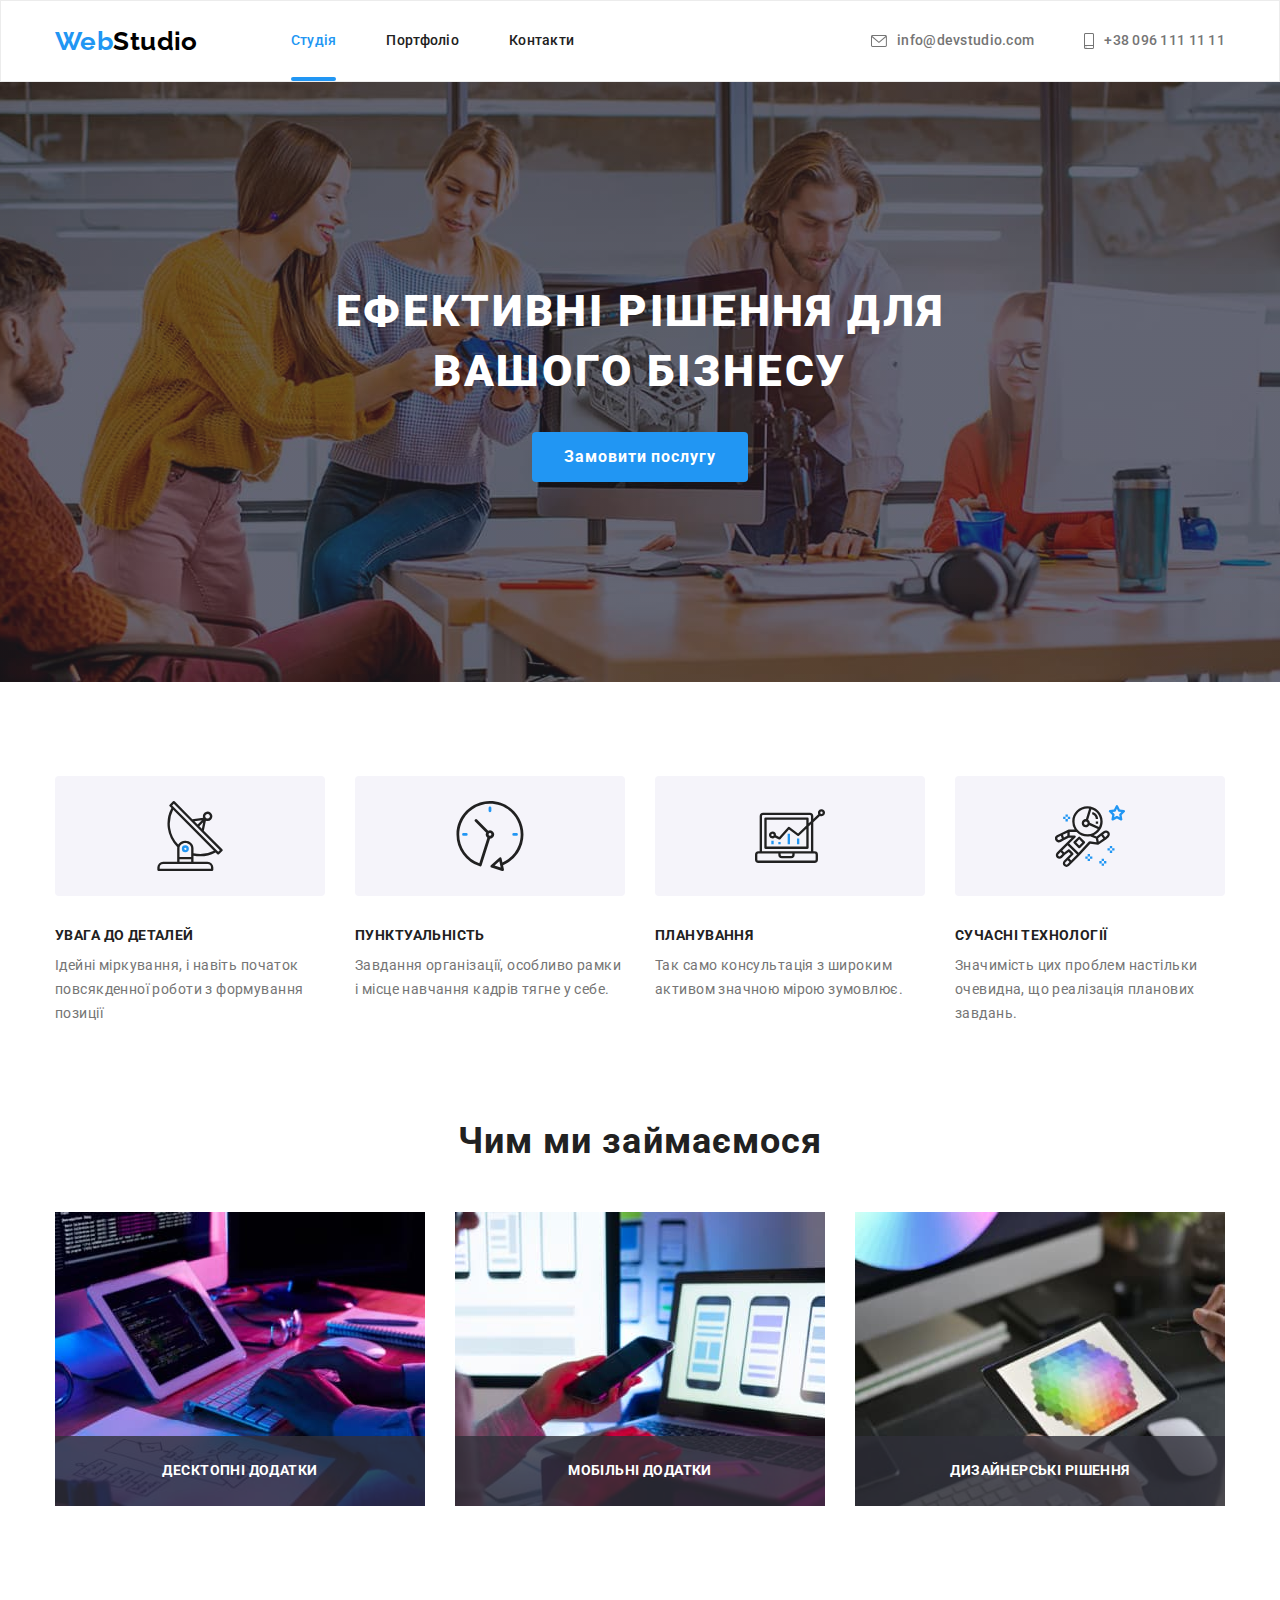
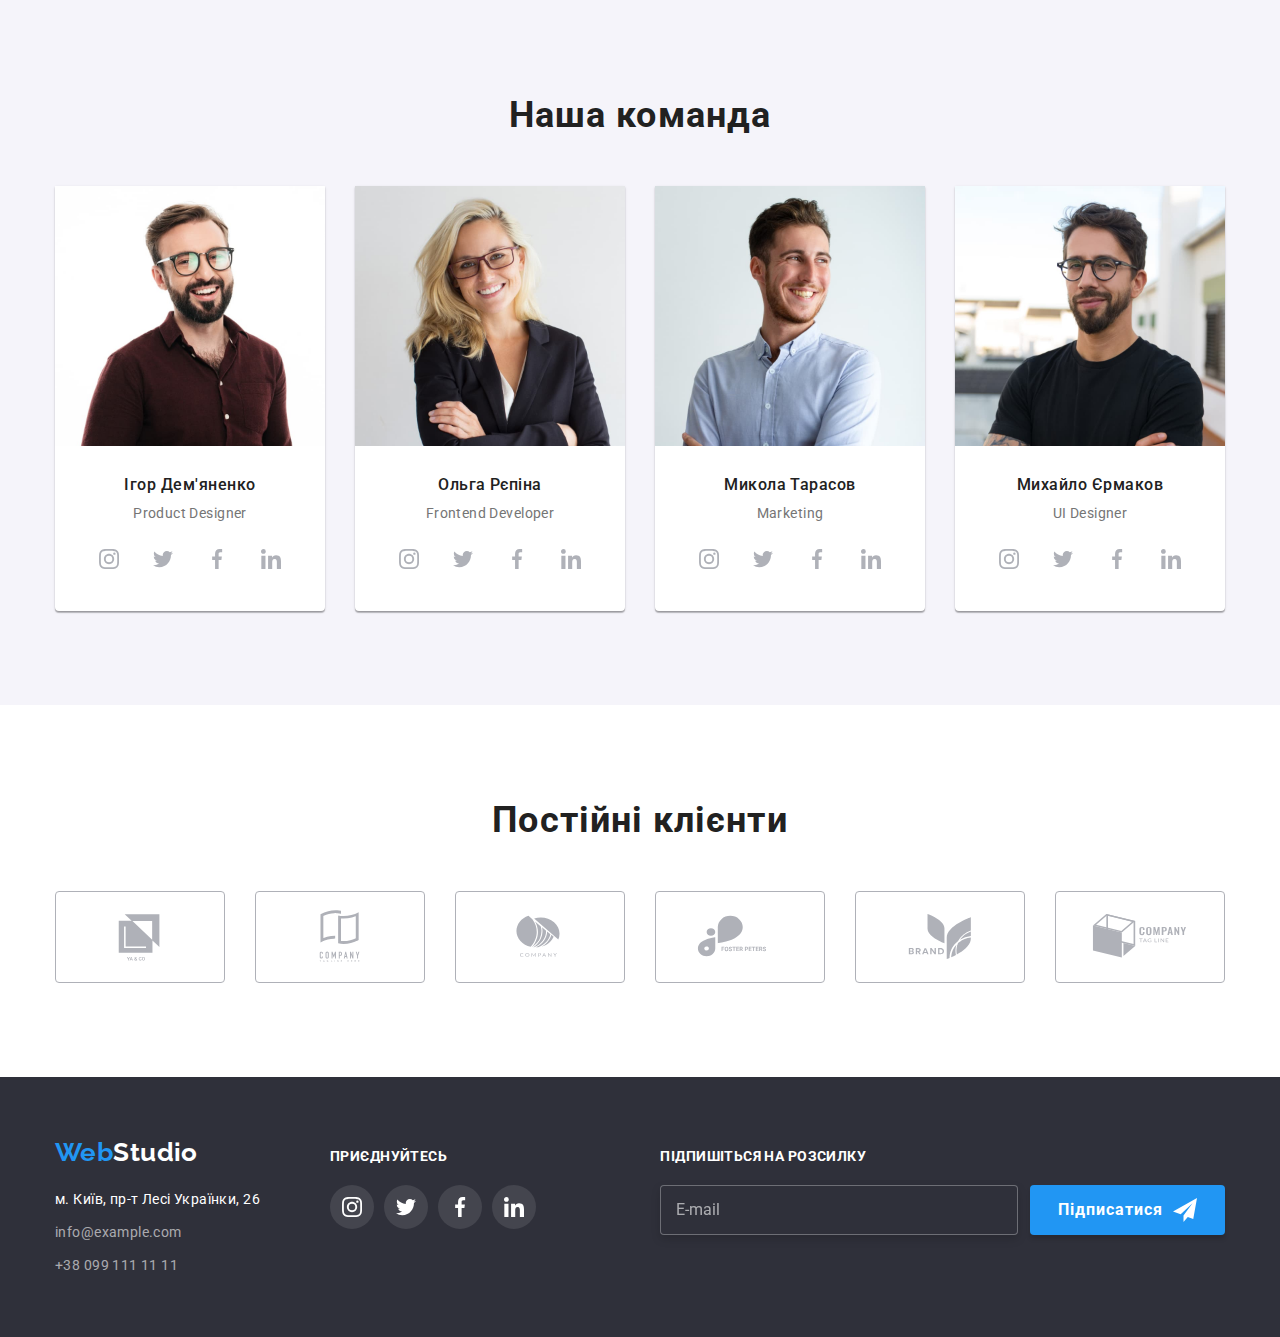
<file: index.html>
<!DOCTYPE html>
<html lang="uk">
  <head>
    <meta charset="UTF-8" />
    <meta http-equiv="X-UA-Compatible" content="IE=edge" />
    <meta name="viewport" content="width=device-width, initial-scale=1.0" />
    <title>Document</title>
    <link
      href="https://fonts.googleapis.com/css2?family=Raleway:wght@700&family=Roboto:wght@400;500;700;900&display=swap"
      rel="stylesheet"
    />
    <link
      rel="stylesheet"
      href="https://cdnjs.cloudflare.com/ajax/libs/modern-normalize/1.1.0/modern-normalize.min.css"
    />
    <link rel="stylesheet" href="./css/styles.css" />
  </head>
  <body>
    <!-- шапка сайту -->
    <header class="page-header">
      <div class="container main-nav">
        <nav class="site-nav">
          <a class="logo link" href="./index.html"><span>Web</span>Studio</a>
          <ul class="nav-list list">
            <li class="item">
              <a class="current link" href="./index.html">Студія</a>
            </li>
            <li class="item">
              <a class="link" href="./portfolio.html">Портфоліо</a>
            </li>
            <li class="item">
              <a class="link" href="#">Контакти</a>
            </li>
          </ul>
        </nav>
        <ul class="header-contacts list">
          <li class="item">
            <a class="link" href="mailto:info@devstudio.com">
              <svg class="icon-vector" width="16" height="12">
                <use href="./images/icons.svg#icon-envelope"></use>
              </svg>
              info@devstudio.com</a
            >
          </li>
          <li class="item">
            <a class="link" href="tel:+380961111111">
              <svg class="icon-vector" width="10" height="16">
                <use href="./images/icons.svg#icon-smartphone"></use>
              </svg>
              +38 096 111 11 11</a
            >
          </li>
        </ul>
      </div>
    </header>
    <main>
      <!-- Блок герой -->
      <section class="hero overlay">
        <div class="container">
          <h1 class="hero-title">Ефективні рішення для вашого бізнесу</h1>
          <button class="hero-btn" type="button" data-modal-open>Замовити послугу</button>
        </div>
      </section>
      <!-- Наші переваги -->
      <section class="features section">
        <div class="container">
          <h2 class="visually-hidden">Наші переваги</h2>
          <ul class="features-list list">
            <li class="item">
              <div class="card-pic">
                <svg class="icon-vector" width="70" height="70">
                  <use href="./images/icons.svg#icon-antenna"></use>
                </svg>
              </div>
              <h3 class="title">Увага До Деталей</h3>
              <p class="text">
                Ідейні міркування, і навіть початок повсякденної роботи з формування позиції
              </p>
            </li>
            <li class="item">
              <div class="card-pic">
                <svg class="icon-vector" width="70" height="70">
                  <use href="./images/icons.svg#icon-clock"></use>
                </svg>
              </div>
              <h3 class="title">Пунктуальність</h3>
              <p class="text">
                Завдання організації, особливо рамки і місце навчання кадрів тягне у себе.
              </p>
            </li>
            <li class="item">
              <div class="card-pic">
                <svg class="icon-vector" width="70" height="70">
                  <use href="./images/icons.svg#icon-diagram"></use>
                </svg>
              </div>
              <h3 class="title">Планування</h3>
              <p class="text">Так само консультація з широким активом значною мірою зумовлює.</p>
            </li>
            <li class="item">
              <div class="card-pic">
                <svg class="icon-vector" width="70" height="70">
                  <use href="./images/icons.svg#icon-astronaut"></use>
                </svg>
              </div>
              <h3 class="title">Сучасні Технології</h3>
              <p class="text">
                Значимість цих проблем настільки очевидна, що реалізація планових завдань.
              </p>
            </li>
          </ul>
        </div>
      </section>
      <!-- Чим ми займаємося -->
      <section class="section about">
        <div class="container">
          <h2 class="team-title">Чим ми займаємося</h2>
          <ul class="img-list list">
            <li class="item">
              <img class="img" src="./images/box1.jpg" alt="кодуванням" width="370" height="294" />
              <div class="img-absolute"><p class="text">Десктопні додатки</p></div>
            </li>
            <li class="item">
              <img
                class="img"
                src="./images/box2.jpg"
                alt="створення сайту"
                width="370"
                height="294"
              />
              <div class="img-absolute"><p class="text">Мобільні додатки</p></div>
            </li>
            <li class="item">
              <img class="img" src="./images/box3.jpg" alt="дезайн" width="370" height="294" />
              <div class="img-absolute"><p class="text">Дизайнерські рішення</p></div>
            </li>
          </ul>
        </div>
      </section>
      <!-- Наша команда  -->
      <section class="team">
        <div class="container">
          <h2 class="team-title">Наша команда</h2>
          <ul class="team-list list">
            <li class="team-list-item">
              <img class="img" src="./images/img4.jpg" alt="чоловік" width="270" height="260" />
              <div class="card-title">
                <h3 class="title">Ігор Дем'яненко</h3>
                <p class="text">Product Designer</p>
                <ul class="social-list list">
                  <li class="item">
                    <a class="link" href=""
                      ><svg class="icon-vector" width="20" height="20">
                        <use href="./images/icons.svg#icon-instagram"></use>
                      </svg>
                    </a>
                  </li>
                  <li class="item">
                    <a class="link" href=""
                      ><svg class="icon-vector" width="20" height="20">
                        <use href="./images/icons.svg#icon-twitter"></use>
                      </svg>
                    </a>
                  </li>
                  <li class="item">
                    <a class="link" href=""
                      ><svg class="icon-vector" width="20" height="20">
                        <use href="./images/icons.svg#icon-facebook"></use>
                      </svg>
                    </a>
                  </li>
                  <li class="item">
                    <a class="link" href=""
                      ><svg class="icon-vector" width="20" height="20">
                        <use href="./images/icons.svg#icon-linkedin"></use>
                      </svg>
                    </a>
                  </li>
                </ul>
              </div>
            </li>
            <li class="team-list-item">
              <img class="img" src="./images/img5.jpg" alt="" width="270" height="260" />
              <div class="card-title">
                <h3 class="title">Ольга Рєпіна</h3>
                <p class="text">Frontend Developer</p>
                <ul class="social-list list">
                  <li class="item">
                    <a class="link" href=""
                      ><svg class="icon-vector" width="20" height="20">
                        <use href="./images/icons.svg#icon-instagram"></use>
                      </svg>
                    </a>
                  </li>
                  <li class="item">
                    <a class="link" href=""
                      ><svg class="icon-vector" width="20" height="20">
                        <use href="./images/icons.svg#icon-twitter"></use>
                      </svg>
                    </a>
                  </li>
                  <li class="item">
                    <a class="link" href=""
                      ><svg class="icon-vector" width="20" height="20">
                        <use href="./images/icons.svg#icon-facebook"></use>
                      </svg>
                    </a>
                  </li>
                  <li class="item">
                    <a class="link" href=""
                      ><svg class="icon-vector" width="20" height="20">
                        <use href="./images/icons.svg#icon-linkedin"></use>
                      </svg>
                    </a>
                  </li>
                </ul>
              </div>
            </li>
            <li class="team-list-item">
              <img class="img" src="./images/img6.jpg" alt="" width="270" height="260" />
              <div class="card-title">
                <h3 class="title">Микола Тарасов</h3>
                <p class="text">Marketing</p>
                <ul class="social-list list">
                  <li class="item">
                    <a class="link" href=""
                      ><svg class="icon-vector" width="20" height="20">
                        <use href="./images/icons.svg#icon-instagram"></use>
                      </svg>
                    </a>
                  </li>
                  <li class="item">
                    <a class="link" href=""
                      ><svg class="icon-vector" width="20" height="20">
                        <use href="./images/icons.svg#icon-twitter"></use>
                      </svg>
                    </a>
                  </li>
                  <li class="item">
                    <a class="link" href=""
                      ><svg class="icon-vector" width="20" height="20">
                        <use href="./images/icons.svg#icon-facebook"></use>
                      </svg>
                    </a>
                  </li>
                  <li class="item">
                    <a class="link" href=""
                      ><svg class="icon-vector" width="20" height="20">
                        <use href="./images/icons.svg#icon-linkedin"></use>
                      </svg>
                    </a>
                  </li>
                </ul>
              </div>
            </li>
            <li class="team-list-item">
              <img class="img" src="./images/img7.jpg" alt="" width="270" height="260" />
              <div class="card-title">
                <h3 class="title">Михайло Єрмаков</h3>
                <p class="text">UI Designer</p>
                <ul class="social-list list">
                  <li class="item">
                    <a class="link" href=""
                      ><svg class="icon-vector" width="20" height="20">
                        <use href="./images/icons.svg#icon-instagram"></use>
                      </svg>
                    </a>
                  </li>
                  <li class="item">
                    <a class="link" href=""
                      ><svg class="icon-vector" width="20" height="20">
                        <use href="./images/icons.svg#icon-twitter"></use>
                      </svg>
                    </a>
                  </li>
                  <li class="item">
                    <a class="link" href=""
                      ><svg class="icon-vector" width="20" height="20">
                        <use href="./images/icons.svg#icon-facebook"></use>
                      </svg>
                    </a>
                  </li>
                  <li class="item">
                    <a class="link" href=""
                      ><svg class="icon-vector" width="20" height="20">
                        <use href="./images/icons.svg#icon-linkedin"></use>
                      </svg>
                    </a>
                  </li>
                </ul>
              </div>
            </li>
          </ul>
        </div>
      </section>
      <!-- Постійні клієнти -->
      <section class="section">
        <div class="container">
          <p class="team-title">Постійні клієнти</p>
          <ul class="clients-list list">
            <li class="">
              <a class="link" href=""
                ><svg class="icon-vector" width="106" height="60">
                  <use href="./images/icons.svg#icon-logo1"></use>
                </svg>
              </a>
            </li>
            <li>
              <a class="link" href=""
                ><svg class="icon-vector" width="106" height="60">
                  <use href="./images/icons.svg#icon-logo2"></use>
                </svg>
              </a>
            </li>
            <li>
              <a class="link" href=""
                ><svg class="icon-vector" width="106" height="60">
                  <use href="./images/icons.svg#icon-logo3"></use>
                </svg>
              </a>
            </li>
            <li>
              <a class="link" href=""
                ><svg class="icon-vector" width="106" height="60">
                  <use href="./images/icons.svg#icon-logo4"></use>
                </svg>
              </a>
            </li>
            <li>
              <a class="link" href=""
                ><svg class="icon-vector" width="106" height="60">
                  <use href="./images/icons.svg#icon-logo5"></use>
                </svg>
              </a>
            </li>
            <li>
              <a class="link" href=""
                ><svg class="icon-vector" width="106" height="60">
                  <use href="./images/icons.svg#icon-logo6"></use>
                </svg>
              </a>
            </li>
          </ul>
        </div>
      </section>
    </main>
    <!-- підвал -->
    <footer class="footer">
      <div class="container">
        <div class="container-address">
          <a class="logo link" href="./index.html"><span>Web</span>Studio</a>
          <address>
            <ul class="footer-list list">
              <li class="item">
                <a
                  class="primary link"
                  href="https://goo.gl/maps/CPtrU1FHBa2aNyZL9"
                  target="_blank"
                  rel="noopener noreferrer nofollow"
                  >м. Київ, пр-т Лесі Українки, 26
                </a>
              </li>
              <li class="item">
                <a class="link" href="mailto:info@example.com">info@example.com</a>
              </li>
              <li class="item">
                <a class="link" href="tel:+380991111111">+38 099 111 11 11</a>
              </li>
            </ul>
          </address>
        </div>
        <div class="icon-list">
          <p class="footer-title">приєднуйтесь</p>
          <ul class="social-list list">
            <li>
              <a class="link" href="">
                <svg class="icon-vector" width="20" height="20">
                  <use href="./images/icons.svg#icon-instagram"></use>
                </svg>
              </a>
            </li>
            <li>
              <a class="link" href="">
                <svg class="icon-vector" width="20" height="20">
                  <use href="./images/icons.svg#icon-twitter"></use>
                </svg>
              </a>
            </li>
            <li>
              <a class="link" href=""
                ><svg class="icon-vector" width="20" height="20">
                  <use href="./images/icons.svg#icon-facebook"></use>
                </svg>
              </a>
            </li>
            <li>
              <a class="link" href="">
                <svg class="icon-vector" width="20" height="20">
                  <use href="./images/icons.svg#icon-linkedin"></use>
                </svg>
              </a>
            </li>
          </ul>
        </div>
        <div class="sub-block">
          <p class="sub-block-label">Підпишіться на розсилку</p>
          <form class="footer-form">
            <input class="footer-form-input" type="email" name="email" placeholder="E-mail" />
            <button class="footer-form-btn" type="submit">
              Підписатися
              <svg class="footer-form-icon" width="24" height="24">
                <use href="./images/icons.svg#icon-send"></use>
              </svg>
            </button>
          </form>
        </div>
      </div>
    </footer>

    <div class="backdrop is-hidden" data-modal>
      <div class="modal">
        <button type="button" class="modal-close-btn" data-modal-close>
          <svg class="modal-close-icon" width="11" height="11">
            <use href="./images/icons.svg#icon-close"></use>
          </svg>
        </button>
        <form class="form" action="">
          <p class="form-text">Залиште свої дані, ми вам передзвонимо</p>
          <label class="form-field">
            <span class="form-label">Імя</span>
            <svg class="form-icon" width="18" height="18">
              <use href="./images/icons.svg#icon-person-black"></use>
            </svg>
            <input class="form-input" type="text" name="name" />
          </label>
          <label class="form-field">
            <span class="form-label">Телефон</span>
            <svg class="form-icon" width="18" height="18">
              <use href="./images/icons.svg#icon-email-black"></use>
            </svg>
            <input class="form-input" type="tel" name="mail" />
          </label>
          <label class="form-field">
            <span class="form-label">Пошта</span>
            <svg class="form-icon" width="18" height="18">
              <use href="./images/icons.svg#icon-phone-black"></use>
            </svg>
            <input class="form-input" type="email" name="mail" />
          </label>
          <label class="form-field">
            <span class="form-label">Коментар</span>
            <textarea class="form-textarea" name="comment" placeholder="Введіть текст"></textarea>
          </label>
          <label class="checkbox">
            <input class="checkbox-input" type="checkbox" name="checkbox" value="accept" />
            <span class="checkbox-custom">
              <svg class="checkbox-icon" width="18" height="18">
                <use href="./images/icons.svg#icon-check"></use>
              </svg>
            </span>
            <span
              >Погоджуюся з розсилкою та приймаю
              <a href="" class="checkbox-link">Умови договору</a></span
            >
          </label>
          <button class="modal-form-btn" type="submit">Відправити</button>
        </form>
      </div>
    </div>
    <script src="./js/modal.js"></script>
  </body>
</html>
</file>
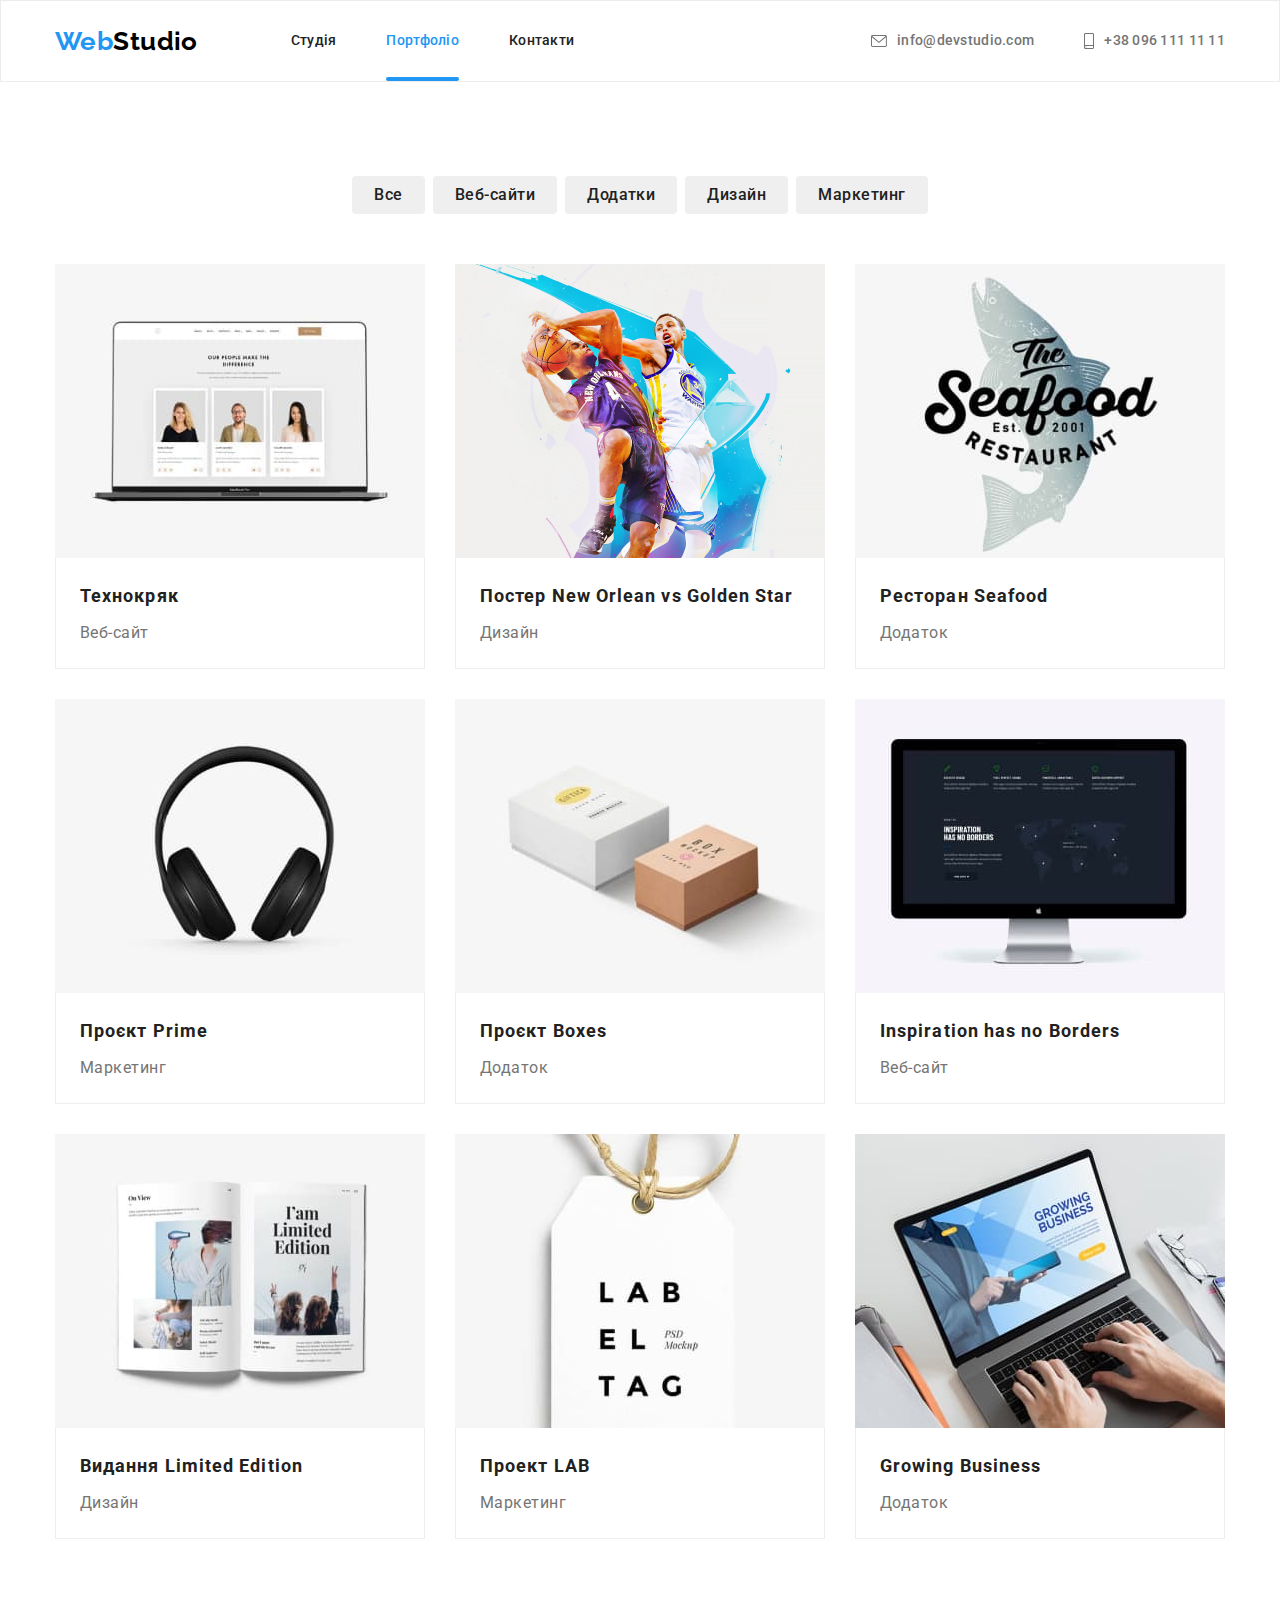
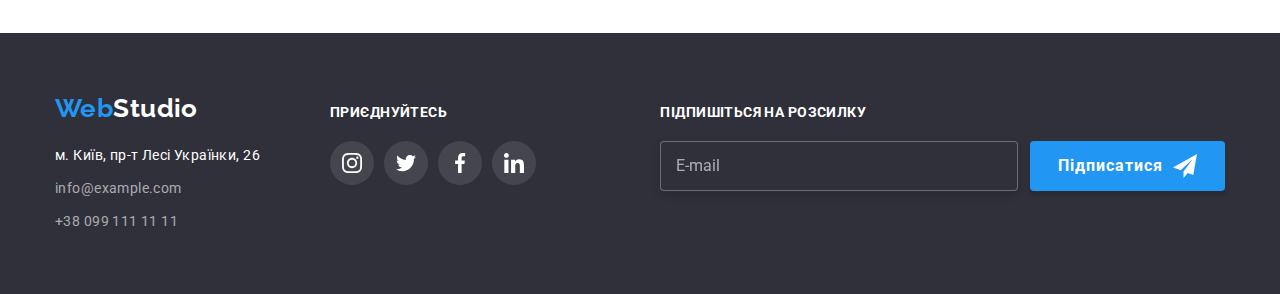
<file: portfolio.html>
<!DOCTYPE html>
<html lang="uk">
  <head>
    <meta charset="UTF-8" />
    <meta http-equiv="X-UA-Compatible" content="IE=edge" />
    <meta name="viewport" content="width=device-width, initial-scale=1.0" />
    <title>Document</title>
    <link
      href="https://fonts.googleapis.com/css2?family=Raleway:wght@700&family=Roboto:wght@400;500;700;900&display=swap"
      rel="stylesheet"
    />
    <link
      rel="stylesheet"
      href="https://cdnjs.cloudflare.com/ajax/libs/modern-normalize/1.1.0/modern-normalize.min.css"
    />
    <link rel="stylesheet" href="./css/styles.css" />
  </head>
  <body>
    <!-- шапка сайту -->
    <header class="page-header">
      <div class="container main-nav">
        <nav class="site-nav">
          <a class="logo link" href="./index.html"><span>Web</span>Studio</a>
          <ul class="nav-list list">
            <li class="item">
              <a class="link" href="./index.html">Студія</a>
            </li>
            <li class="item">
              <a class="current link" href="./portfolio.html">Портфоліо</a>
            </li>
            <li class="item">
              <a class="link" href="#">Контакти</a>
            </li>
          </ul>
        </nav>
        <ul class="header-contacts list">
          <li class="item">
            <a class="link" href="mailto:info@devstudio.com">
              <svg class="icon-vector" width="16" height="12">
                <use href="./images/icons.svg#icon-envelope"></use>
              </svg>
              info@devstudio.com</a
            >
          </li>
          <li class="item">
            <a class="link" href="tel:+380961111111">
              <svg class="icon-vector" width="10" height="16">
                <use href="./images/icons.svg#icon-smartphone"></use>
              </svg>
              +38 096 111 11 11</a
            >
          </li>
        </ul>
      </div>
    </header>
    <main>
      <section class="section">
        <div class="container">
          <h1 class="visually-hidden">Наші Проекти</h1>
          <ul class="filters list">
            <li class="item"><button class="btn" type="button">Все</button></li>
            <li class="item"><button class="btn" type="button">Веб-сайти</button></li>
            <li class="item"><button class="btn" type="button">Додатки</button></li>
            <li class="item"><button class="btn" type="button">Дизайн</button></li>
            <li class="item"><button class="btn" type="button">Маркетинг</button></li>
          </ul>
          <ul class="projects list">
            <li class="item">
              <a class="link" href="">
                <div class="projects-img-effect">
                  <img class="img" src="./images/img1.jpg" alt="веб-сайти" />
                  <p class="effect">
                    Ресурс пропонує комплексні пропозиції з різним рівнем функціоналу та сервісів.
                    Все це дозволить відвідувачу отримати вичерпні відомості про компанію чи
                    приватну особу.
                  </p>
                </div>

                <div class="container-title">
                  <h2 class="title">Технокряк</h2>
                  <p class="text">Веб-сайт</p>
                </div>
              </a>
            </li>
            <li class="item">
              <a class="link" href="">
                <div class="projects-img-effect">
                  <img class="img" src="./images/img2.jpg" alt="дезайн" />
                  <p class="effect">
                    Ресурс пропонує комплексні пропозиції з різним рівнем функціоналу та сервісів.
                    Все це дозволить відвідувачу отримати вичерпні відомості про компанію чи
                    приватну особу.
                  </p>
                </div>

                <div class="container-title">
                  <h2 class="title">Постер New Orlean vs Golden Star</h2>
                  <p class="text">Дизайн</p>
                </div>
              </a>
            </li>
            <li class="item">
              <a class="link" href="">
                <div class="projects-img-effect">
                  <img class="img" src="./images/img3.jpg" alt="додаток" />
                  <p class="effect">
                    Ресурс пропонує комплексні пропозиції з різним рівнем функціоналу та сервісів.
                    Все це дозволить відвідувачу отримати вичерпні відомості про компанію чи
                    приватну особу.
                  </p>
                </div>

                <div class="container-title">
                  <h2 class="title">Ресторан Seafood</h2>
                  <p class="text">Додаток</p>
                </div>
              </a>
            </li>
            <li class="item">
              <a class="link" href="">
                <div class="projects-img-effect">
                  <img class="img" src="./images/img4(1).jpg" alt="маркетинг" />
                  <p class="effect">
                    Ресурс пропонує комплексні пропозиції з різним рівнем функціоналу та сервісів.
                    Все це дозволить відвідувачу отримати вичерпні відомості про компанію чи
                    приватну особу.
                  </p>
                </div>

                <div class="container-title">
                  <h2 class="title">Проєкт Prime</h2>
                  <p class="text">Маркетинг</p>
                </div>
              </a>
            </li>
            <li class="item">
              <a class="link" href="">
                <div class="projects-img-effect">
                  <img class="img" src="./images/img5(2).jpg" alt="додаток" />
                  <p class="effect">
                    Ресурс пропонує комплексні пропозиції з різним рівнем функціоналу та сервісів.
                    Все це дозволить відвідувачу отримати вичерпні відомості про компанію чи
                    приватну особу.
                  </p>
                </div>

                <div class="container-title">
                  <h2 class="title">Проєкт Boxes</h2>
                  <p class="text">Додаток</p>
                </div>
              </a>
            </li>
            <li class="item">
              <a class="link" href="">
                <div class="projects-img-effect">
                  <img class="img" src="./images/img6(3).jpg" alt="веб-сайти" />
                  <p class="effect">
                    Ресурс пропонує комплексні пропозиції з різним рівнем функціоналу та сервісів.
                    Все це дозволить відвідувачу отримати вичерпні відомості про компанію чи
                    приватну особу.
                  </p>
                </div>

                <div class="container-title">
                  <h2 class="title">Inspiration has no Borders</h2>
                  <p class="text">Веб-сайт</p>
                </div>
              </a>
            </li>
            <li class="item">
              <a class="link" href="">
                <div class="projects-img-effect">
                  <img class="img" src="./images/img7(4).jpg" alt="дезайн" />
                  <p class="effect">
                    Ресурс пропонує комплексні пропозиції з різним рівнем функціоналу та сервісів.
                    Все це дозволить відвідувачу отримати вичерпні відомості про компанію чи
                    приватну особу.
                  </p>
                </div>

                <div class="container-title">
                  <h2 class="title">Видання Limited Edition</h2>
                  <p class="text">Дизайн</p>
                </div>
              </a>
            </li>
            <li class="item">
              <a class="link" href="">
                <div class="projects-img-effect">
                  <img class="img" src="./images/img8(5).jpg" alt="маркетинг" />
                  <p class="effect">
                    Ресурс пропонує комплексні пропозиції з різним рівнем функціоналу та сервісів.
                    Все це дозволить відвідувачу отримати вичерпні відомості про компанію чи
                    приватну особу.
                  </p>
                </div>

                <div class="container-title">
                  <h2 class="title">Проект LAB</h2>
                  <p class="text">Маркетинг</p>
                </div>
              </a>
            </li>
            <li class="item">
              <a class="link" href="#">
                <div class="projects-img-effect">
                  <img class="img" src="./images/img9(6).jpg" alt="додаток" />
                  <p class="effect">
                    Ресурс пропонує комплексні пропозиції з різним рівнем функціоналу та сервісів.
                    Все це дозволить відвідувачу отримати вичерпні відомості про компанію чи
                    приватну особу.
                  </p>
                </div>

                <div class="container-title">
                  <h2 class="title">Growing Business</h2>
                  <p class="text">Додаток</p>
                </div>
              </a>
            </li>
          </ul>
        </div>
      </section>
    </main>
    <!-- підвал -->
    <footer class="footer">
      <div class="container">
        <div class="container-address">
          <a class="logo link" href="./index.html"><span>Web</span>Studio</a>
          <address>
            <ul class="footer-list list">
              <li class="item">
                <a
                  class="primary link"
                  href="https://goo.gl/maps/CPtrU1FHBa2aNyZL9"
                  target="_blank"
                  rel="noopener noreferrer nofollow"
                  >м. Київ, пр-т Лесі Українки, 26
                </a>
              </li>
              <li class="item">
                <a class="link" href="mailto:info@example.com">info@example.com</a>
              </li>
              <li class="item">
                <a class="link" href="tel:+380991111111">+38 099 111 11 11</a>
              </li>
            </ul>
          </address>
        </div>
        <div class="icon-list">
          <p class="footer-title">приєднуйтесь</p>
          <ul class="social-list list">
            <li>
              <a class="link" href="">
                <svg class="icon-vector" width="20" height="20">
                  <use href="./images/icons.svg#icon-instagram"></use>
                </svg>
              </a>
            </li>
            <li>
              <a class="link" href="">
                <svg class="icon-vector" width="20" height="20">
                  <use href="./images/icons.svg#icon-twitter"></use>
                </svg>
              </a>
            </li>
            <li>
              <a class="link" href=""
                ><svg class="icon-vector" width="20" height="20">
                  <use href="./images/icons.svg#icon-facebook"></use>
                </svg>
              </a>
            </li>
            <li>
              <a class="link" href="">
                <svg class="icon-vector" width="20" height="20">
                  <use href="./images/icons.svg#icon-linkedin"></use>
                </svg>
              </a>
            </li>
          </ul>
        </div>
        <div class="sub-block">
          <p class="sub-block-label">Підпишіться на розсилку</p>
          <form class="footer-form">
            <input class="footer-form-input" type="email" name="email" placeholder="E-mail" />
            <button class="footer-form-btn" type="submit">
              Підписатися
              <svg class="footer-form-icon" width="24" height="24">
                <use href="./images/icons.svg#icon-send"></use>
              </svg>
            </button>
          </form>
        </div>
      </div>
    </footer>
  </body>
</html>
</file>
<file: css/styles.css>
/*
Палітра кольорів сайту

колір акценту: #2196F3;

чорний колір: #000000;

основний колір фону: #FFFFFF;

колір заголовків: #212121;

колір основного тексту: #757575;

адрес: rgba(255, 255, 255, 0.6);

додатковий колір фону: #2F303A;

колір фону кнопок:  #F5F4FA;

акцент: #188CE8;
*/

:root {
  --white-color: #ffffff;
  --black-color: #000000;
  --acent-color: #2196f3;
  --title-color: #212121;
  --text-color: #757575;
  --contacts-color: rgba(255, 255, 255, 0.6);
  --secondary-bg-color: #2f303a;
  --button-bg-color: #f5f4fa;
  --hero-btn-bg-hover-color: #188ce8;
  --overlay-gradient-color: rgba(47, 48, 58, 0.4);
}

/* Загальні стилі: */

body {
  background-color: var(--white-color);
  color: var(--text-color);
  font-family: Roboto, sans-serif;
  letter-spacing: 0.03em;
  font-size: 14px;
}

h1,
h2,
h3,
h4,
h5,
h6,
p,
ul {
  margin: 0;
  padding: 0;
}

.link {
  text-decoration: none;
}

.list {
  list-style: none;
  padding-left: 0;
}

.container {
  padding: 0 15px;
  width: 1200px;
  margin: 0 auto;
}

.section {
  padding: 94px 0;
}

.img {
  display: block;
}

/* Шапка сайту */

.page-header {
  border: 1px solid #ececec;
  margin-left: auto;
  margin-right: auto;
  background-color: var(--white-color);
}

.page-header .container {
  display: flex;
  align-items: center;
}

.site-nav {
  display: flex;
  align-items: center;
}

/* Логотип */

.logo {
  color: var(--black-color);
  font-family: 'Raleway';
  font-weight: 700;
  font-size: 26px;
  line-height: 1.19;
}

.page-header .logo {
  margin-right: 93px;
}

.logo > span {
  color: var(--acent-color);
}

/* Блок навігації */
.nav-list {
  display: flex;
}

.nav-list .item + .item {
  margin-left: 50px;
}

.nav-list .link {
  display: block;
  padding-top: 32px;
  padding-bottom: 32px;

  font-weight: 500;
  line-height: 1.14;
  letter-spacing: 0.02em;
  color: var(--title-color);
  transition: color 250ms cubic-bezier(0.4, 0, 0.2, 1);
}

.nav-list .link:hover,
.nav-list .link:focus {
  color: var(--acent-color);
}

.nav-list .link.current {
  color: var(--acent-color);
  position: relative;
}

.nav-list .current.link::after {
  content: '';
  display: block;

  position: absolute;
  bottom: 0;
  left: 0;

  width: 100%;
  height: 4px;
  border-radius: 2px;

  background-color: var(--acent-color);
}

/* header-contacts list */

.header-contacts {
  display: flex;
  margin-left: auto;
}

.header-contacts .item + .item {
  margin-left: 50px;
}

/* Контакти */
.header-contacts .link {
  font-weight: 500;
  font-size: 14px;
  line-height: 1.14;
  letter-spacing: 0.02em;
  color: var(--text-color);
  fill: var(--text-color);
  display: flex;
  align-items: center;
  transition: color 250ms cubic-bezier(0.4, 0, 0.2, 1), fill 250ms cubic-bezier(0.4, 0, 0.2, 1);
}

.header-contacts .link:hover,
.header-contacts .link:focus {
  color: var(--acent-color);
  fill: var(--acent-color);
}

.header-contacts .icon-vector {
  margin-right: 10px;
}

/* Блок Герой */
.hero {
  padding: 200px 0;
  text-align: center;
  background-color: var(--secondary-bg-color);
}

.hero-title {
  margin-left: auto;
  margin-right: auto;
  width: 696px;
  margin-bottom: 30px;
  font-weight: 900;
  font-size: 44px;
  line-height: 1.36;
  text-align: center;
  letter-spacing: 0.06em;
  text-transform: uppercase;
  color: var(--white-color);
}

.hero-btn {
  padding: 10px 32px;
  font-weight: 700;
  font-size: 16px;
  line-height: 1.88;
  letter-spacing: 0.06em;
  color: var(--white-color);
  background-color: var(--acent-color);
  border: none;
  border-radius: 4px;
  font-family: inherit;
  transition: background-color 250ms cubic-bezier(0.4, 0, 0.2, 1);
}

.hero-btn:hover,
.hero-btn:focus {
  background-color: var(--hero-btn-bg-hover-color);
}

.overlay {
  max-width: 1600px;
  min-height: 600px;
  margin-left: auto;
  margin-right: auto;

  background-image: linear-gradient(
      to right,
      var(--overlay-gradient-color),
      var(--overlay-gradient-color)
    ),
    url(../images/Img12.jpg);

  background-repeat: no-repeat;
  background-position: center;
  background-size: cover;
}

/* Наші переваги */
.visually-hidden {
  position: absolute;
  white-space: nowrap;
  width: 1px;
  height: 1px;
  overflow: hidden;
  border: 0;
  padding: 0;
  clip: rect(0 0 0 0);
  clip-path: inset(50%);
  margin: -1px;
}

.features-list .title {
  margin-left: auto;
  margin-right: auto;
  margin-bottom: 10px;
  font-weight: 700;
  font-size: 14px;
  line-height: 1.14;
  text-transform: uppercase;
  color: var(--title-color);
}
.features-list .text {
  line-height: 1.71;
}

.features-list {
  display: flex;
  justify-content: space-between;
}

.features-list .item {
  width: 270px;
}

.card-pic {
  display: flex;
  align-items: center;
  justify-content: center;
  width: 270px;
  height: 120px;
  background: #f5f4fa;
  border-radius: 4px;
  margin-bottom: 32px;
}

/* Чим ми займаємося */

.about {
  padding-top: 0;
}
.img-list {
  display: flex;
  justify-content: space-between;
}

.about .item {
  position: relative;
}

.img-absolute {
  display: flex;
  align-items: center;
  justify-content: center;
  position: absolute;
  bottom: 0;
  left: 0;
  width: 100%;
  height: 70px;
  background: rgba(47, 48, 58, 0.8);
}

.img-absolute .text {
  font-weight: 700;
  line-height: 1.14;
  text-align: center;
  text-transform: uppercase;
  color: var(--white-color);
}

/* Наша команда */

.team {
  padding: 94px 0;
  text-align: center;
  background-color: var(--button-bg-color);
}

.team-list {
  display: flex;
  justify-content: space-between;
}

.team-list .title {
  margin-bottom: 10px;
  font-weight: 500;
  font-size: 16px;
  line-height: 1.18;
  letter-spacing: 0.03em;
  color: var(--title-color);
}

.team-title {
  margin-bottom: 50px;
  font-weight: 700;
  font-size: 36px;
  line-height: 42px;
  text-align: center;
  letter-spacing: 0.03em;
  color: var(--title-color);
}

.team-list-item {
  box-shadow: 0px 1px 3px rgba(0, 0, 0, 0.12), 0px 1px 1px rgba(0, 0, 0, 0.14),
    0px 2px 1px rgba(0, 0, 0, 0.2);
  border-bottom-left-radius: 4px;
  border-bottom-right-radius: 4px;
  background-color: #ffffff;
}

.card-title {
  padding: 30px 32px;
}

.card-title .text {
  margin-bottom: 16px;
}

.social-list {
  display: flex;
  align-items: center;
  column-gap: 10px;
}

.social-list .link {
  display: flex;
  width: 44px;
  height: 44px;
  align-items: center;
  justify-content: center;
  fill: #afb1b8;
  border-radius: 50%;
  transition: fill 250ms cubic-bezier(0.4, 0, 0.2, 1),
    background-color 250ms cubic-bezier(0.4, 0, 0.2, 1);
}

.social-list .link:hover,
.social-list .link:focus {
  fill: var(--white-color);
  background-color: var(--acent-color);
}

/* Постійні клієнти */

.clients-list {
  display: flex;
  align-items: center;
  justify-content: space-between;
}

.clients-list .link {
  width: 170px;
  height: 92px;
  border: 1px solid #afb1b8;
  border-radius: 4px;
  display: flex;
  align-items: center;
  justify-content: center;
  fill: #afb1b8;
  transition: background-color var(--hero-btn-bg-hover-color);
  transition: border-color 250ms cubic-bezier(0.4, 0, 0.2, 1),
    fill 250ms cubic-bezier(0.4, 0, 0.2, 1);
}

.clients-list .link:hover,
.clients-list .link:focus {
  fill: var(--acent-color);
  border-color: var(--acent-color);
}

/* Підвал */

.footer {
  background-color: var(--secondary-bg-color);
  padding: 60px 0;
}

.footer .logo {
  color: var(--white-color);
  margin-bottom: 20px;
  display: inline-block;
}

.footer-list .link {
  line-height: 1.71;
  color: rgba(255, 255, 255, 0.6);
  font-style: normal;
}

.footer-list .item:not(:last-child) {
  margin-bottom: 9px;
}

.footer-list .primary.link {
  color: var(--white-color);
}

.footer .social-list .link {
  border-color: rgba(255, 255, 255, 0.1);
  border-color: var(--acent-color);
}

.footer .container {
  display: flex;
  align-items: baseline;
}

.container-address {
  margin-right: 70px;
}

.icon-list .text {
  margin-bottom: 20px;
}

.icon-list {
  margin-right: auto;
}

.footer-title {
  margin-bottom: 20px;
  font-weight: 700;
  font-size: 14px;
  line-height: 1.14;
  letter-spacing: 0.03em;
  text-transform: uppercase;
  color: #ffffff;
}

.icon-list .social-list .link {
  background: rgba(255, 255, 255, 0.1);
  fill: var(--white-color);
}

.icon-list .social-list .link:hover,
.icon-list .social-list .link:focus {
  background-color: var(--acent-color);
}

.sub-block-label {
  display: block;
  margin-bottom: 20px;

  font-weight: 700;
  line-height: 1.14;
  text-transform: uppercase;

  color: var(--white-color);
}

.footer-form {
  display: flex;
}

.footer-form-input {
  display: inline-block;
  margin-right: 12px;
  padding: 15px;
  width: 358px;

  border: 1px solid rgba(255, 255, 255, 0.3);
  filter: drop-shadow(0px 4px 4px rgba(0, 0, 0, 0.15));
  border-radius: 4px;
  background-color: var(--secondary-bg-color);
  color: var(--white-color);
}

.footer-form-input::placeholder {
  font-size: 16px;
  line-height: 1.25;

  color: rgba(255, 255, 255, 0.6);
}

.footer-form-btn {
  position: relative;
  display: block;
  font-weight: 700;
  font-size: 16px;
  line-height: 1.88;
  text-align: center;
  letter-spacing: 0.06em;

  padding-top: 10px;
  padding-bottom: 10px;
  padding-left: 28px;
  padding-right: 62px;

  color: var(--white-color);
  background: var(--acent-color);
  box-shadow: 0px 4px 4px rgba(0, 0, 0, 0.15);
  border: none;
  border-radius: 4px;
}

.footer-form-icon {
  position: absolute;
  top: 13px;
  right: 28px;
  fill: var(--white-color);
}

/* Партфоліо */

.filters .btn {
  padding: 6px 22px;
  font-weight: 500;
  font-size: 16px;
  line-height: 1.62;
  text-align: center;
  letter-spacing: 0.03em;
  border-radius: 4px;
  color: var(--title-color);
  border: none;
  font-family: inherit;
  transition: background-color 250ms cubic-bezier(0.4, 0, 0.2, 1),
    color 250ms cubic-bezier(0.4, 0, 0.2, 1), box-shadow 250ms cubic-bezier(0.4, 0, 0.2, 1);
}

.filters .item:not(:last-child) {
  margin-right: 8px;
}

.filters {
  margin-bottom: 50px;
  display: flex;
  justify-content: center;
}

.filters .btn:hover,
.filters .btn:focus {
  background-color: var(--acent-color);
  color: var(--white-color);
  box-shadow: 0px 3px 1px rgba(0, 0, 0, 0.1), 0px 1px 2px rgba(0, 0, 0, 0.08),
    0px 2px 2px rgba(0, 0, 0, 0.12);
}

.projects .title {
  margin-bottom: 4px;
  font-weight: 700;
  font-size: 18px;
  line-height: 2;
  letter-spacing: 0.06em;
  color: var(--title-color);
}

.projects .text {
  font-size: 16px;
  line-height: 1.88;
  letter-spacing: 0.03em;
  color: var(--text-color);
}

.container-title {
  border: 1px solid #eeeeee;
  border-top: none;
  padding: 20px 24px;
  background-color: var(--white-color);
}

.projects {
  display: flex;
  flex-wrap: wrap;
  gap: 30px;
  flex-grow: 1;
}

.projects .link {
  display: block;
}

.projects-img-effect {
  position: relative;
  overflow: hidden;
}

.projects .link:hover,
.projects .link:focus {
  box-shadow: 0px 1px 1px rgba(0, 0, 0, 0.12), 0px 4px 4px rgba(0, 0, 0, 0.06),
    1px 4px 6px rgba(0, 0, 0, 0.16);
}

.effect {
  position: absolute;
  top: 0px;
  left: 0px;
  height: 100%;
  width: 100%;
  background: rgba(33, 150, 243, 0.9);
  color: var(--white-color);
  padding: 63px 24px;
  transform: translateY(100%);
  transition: transform 250ms cubic-bezier(0.4, 0, 0.2, 1);
  font-size: 18px;
  line-height: 1.56;
}

.link:hover .effect,
.link:focus .effect {
  transform: translateY(0%);
}

.backdrop {
  position: fixed;
  top: 0;
  left: 0;
  z-index: 1;
  width: 100%;
  height: 100%;
  background: rgba(0, 0, 0, 0.2);
  opacity: 1;
  /* visibility: visible; */
  pointer-events: auto;
  transition: opacity 250ms cubic-bezier(0.4, 0, 0.2, 1);
}

.backdrop.is-hidden {
  /* visibility: visible; */
  pointer-events: none;
  opacity: 0;
}

.modal {
  position: absolute;
  top: 50%;
  left: 50%;
  transform: translate(-50%, -50%);
  min-width: 528px;
  min-height: 581px;
  background: var(--white-color);
  box-shadow: 0px 1px 3px rgba(0, 0, 0, 0.12), 0px 1px 1px rgba(0, 0, 0, 0.14),
    0px 2px 1px rgba(0, 0, 0, 0.2);
  border-radius: 4px;
  padding: 40px;
}

.modal-close-btn {
  position: absolute;
  top: 8px;
  right: 8px;
  display: flex;
  align-items: center;
  justify-content: center;
  width: 30px;
  height: 30px;
  border-radius: 50%;
  border: 1px solid rgba(0, 0, 0, 0.1);
  background-color: var(--white-color);
}

.modal-close-icon {
  fill: var(--black-color);
  transition: fill 250ms cubic-bezier(0.4, 0, 0.2, 1);
}

.modal-close-btn:hover .modal-close-icon,
.modal-close-btn:focus .modal-close-icon {
  fill: var(--acent-color);
}

/* Модальне вікно коментарій */

.form-field {
  display: flex;
  flex-direction: column;
  margin-bottom: 0px;
  position: relative;
}

.form-input {
  display: block;
  width: 100%;
  min-height: 40px;
  margin-bottom: 10px;
  border: 1px solid rgba(33, 33, 33, 0.2);
  border-radius: 4px;
  padding-left: 42px;
}

.form-input:focus-within {
  outline-color: var(--acent-color);
}

.form-icon {
  position: absolute;
  top: 29px;
  left: 12px;
  transition: fill 250ms cubic-bezier(0.4, 0, 0.2, 1);
}

.form-field:focus-within .form-icon {
  fill: var(--acent-color);
}

.form-text {
  color: black;
  font-size: 20px;
  font-weight: 700;
  text-align: center;
  margin-bottom: 12px;
  line-height: 1.15;
  letter-spacing: 0.03em;
}

.form-label {
  margin-bottom: 4px;
  font-size: 12px;
  line-height: 1.16;
  letter-spacing: 0.01em;
}

.form-textarea {
  display: block;
  width: 100%;
  height: 120px;
  margin-bottom: 20px;
  border: 1px solid rgba(33, 33, 33, 0.2);
  border-radius: 4px;
  padding: 12px 16px;
  resize: none;

  transition: outline 250ms cubic-bezier(0.4, 0, 0.2, 1);
}

.form-textarea:focus-within {
  outline: 1px solid var(--acent-color);
}

.checkbox {
  display: block;
  display: flex;
  align-items: center;
  justify-content: center;
  position: relative;
  margin-bottom: 30px;
}

.checkbox-input {
  appearance: none;
}

.checkbox-text {
  line-height: 1.71;
  color: var(--title-color);
  margin-right: 8px;
}
.checkbox-custom {
  display: inline-block;
  display: flex;
  align-items: center;
  margin-right: 8px;

  border: 2px solid var(--black-color);
  border-radius: 2px;
  height: 15px;
  width: 16px;
  fill: none;
}

.checkbox-input:checked + .checkbox-custom {
  border: none;
  fill: var(--acent-color);
}

.checkbox-link {
  line-height: 1.71;
  color: var(--acent-color);
}

.modal-form-btn {
  min-height: 50px;
  padding: 10px 52px;
  font-weight: 700;
  font-size: 16px;
  line-height: 1.88px;
  letter-spacing: 0.06em;
  margin-left: auto;
  margin-right: auto;
  display: block;

  color: var(--white-color);
  background: var(--acent-color);
  box-shadow: 0px 4px 4px rgba(0, 0, 0, 0.15);
  border-radius: 4px;
  border: none;
  transition: background-color 250ms cubic-bezier(0.4, 0, 0.2, 1);
}

.modal-form-btn:hover,
.modal-form-btn:focus {
  background-color: var(--hero-btn-bg-hover-color);
}
</file>
